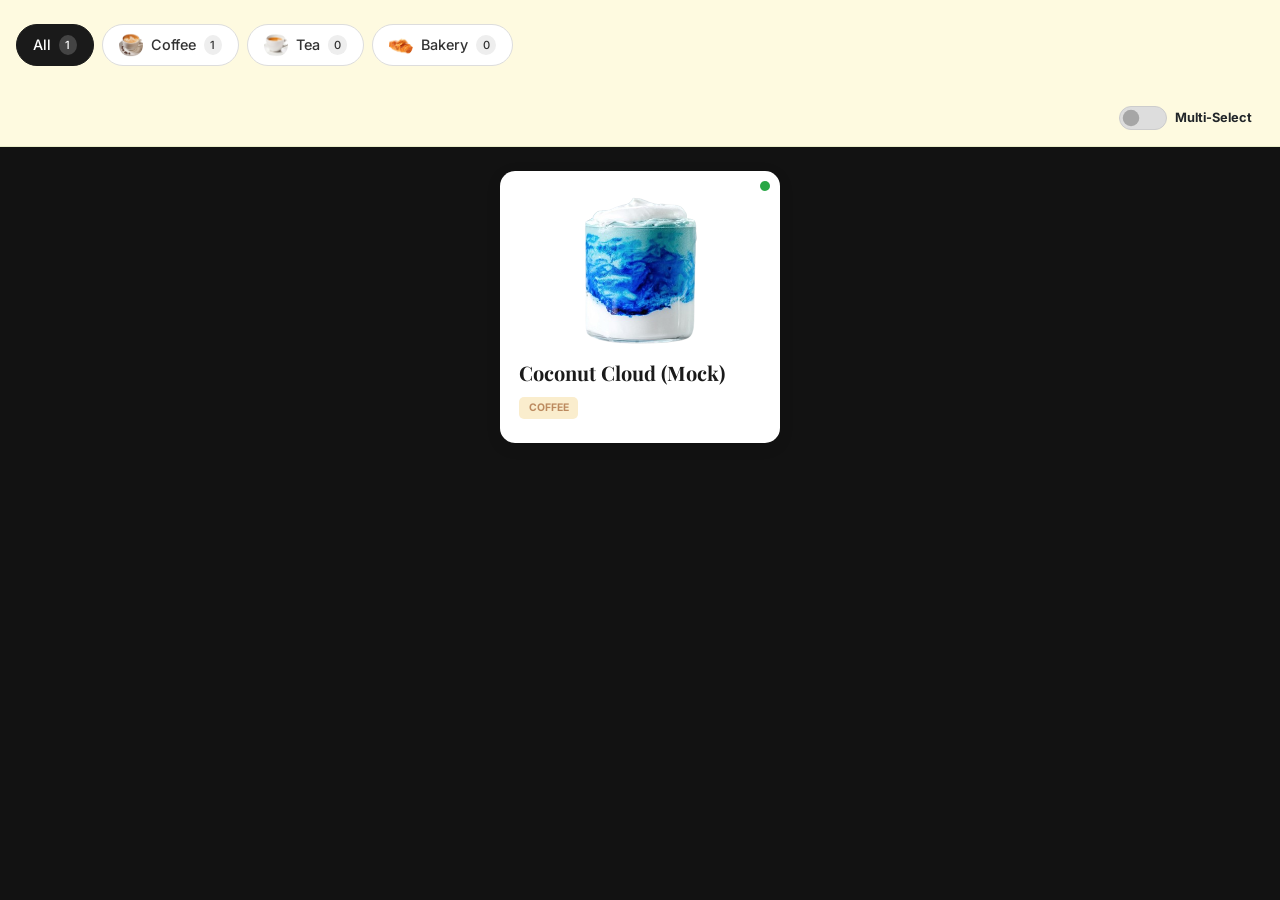
<file: index.html>
<!DOCTYPE html>
<html lang="en">

<head>
    <meta charset="UTF-8">
    <meta name="viewport" content="width=device-width, initial-scale=1.0">
    <title>Recipe Guide - Staff Training</title>
    <!-- Bootstrap 5 CSS -->
    <link href="https://cdn.jsdelivr.net/npm/bootstrap@5.3.0/dist/css/bootstrap.min.css" rel="stylesheet">
    <!-- FontAwesome for Icons -->
    <link rel="stylesheet" href="https://cdnjs.cloudflare.com/ajax/libs/font-awesome/6.4.0/css/all.min.css">
    <!-- Google Fonts -->
    <link
        href="https://fonts.googleapis.com/css2?family=Inter:wght@400;500;700&family=Playfair+Display:wght@700&display=swap"
        rel="stylesheet">
    <!-- Custom CSS -->
    <link rel="stylesheet" href="css/style.css?v=1.0.2">
    <style>
        /* Small adjustment for demo mode */
        .demo-banner {
            background: #ffc107;
            color: #000;
            text-align: center;
            padding: 5px;
            font-size: 12px;
            font-weight: bold;
        }
    </style>
</head>

<body>

    <!-- <header class="main-header">
        <div class="container-fluid d-flex align-items-center">
            <div class="col-4 text-start">
                <span class="staff-training-label">Staff Training</span>
            </div>
            <div class="col-4 text-center">
                <h1 class="brand-title">
                    <img src="images/logo.webp" alt="Recipe Guide" class="brand-logo">
                </h1>
            </div>
            <div class="col-4 text-end">
                <span class="in-store-badge">IN-STORE USE</span>
            </div>
        </div>
    </header> -->

    <section class="filters-container">
        <div id="category-pills" class="d-flex justify-content-center py-2">
            <div class="theme-loader-container p-0">
                <div class="d-flex align-items-center gap-2">
                    <div class="pulse-loader"></div>
                    <div class="pulse-loader"></div>
                    <div class="pulse-loader"></div>
                </div>
            </div>
        </div>
    </section>

    <section class="search-container">
        <div class="container-fluid d-flex justify-content-end align-items-center gap-3">
            <div class="selection-toggle-container d-flex align-items-center gap-3">
                <div class="form-check form-switch">
                    <input class="form-check-input" type="checkbox" id="selection-mode-toggle">
                    <label class="form-check-label text-dark fw-bold" for="selection-mode-toggle" style="font-size: 0.8rem; white-space: nowrap;">Multi-Select</label>
                </div>
            </div>
        </div>
    </section>

    <main class="recipe-grid container-fluid">
        <div id="recipe-container" class="row">
            <div class="col-12">
                <div class="theme-loader-container">
                    <div class="theme-spinner"></div>
                    <div class="loading-text">Preparing Recipes...</div>
                </div>
            </div>
        </div>
    </main>

    <!-- Floating Action Bar for Selection -->
    <div id="selection-action-bar" class="selection-bar d-none">
        <div class="selected-info">
            <span id="selected-count">0</span> items selected
        </div>
        <div class="action-buttons">
            <button id="clear-selection" class="btn btn-clear">Clear</button>
            <button id="view-selected" class="btn btn-view-bulk">View Recipes</button>
        </div>
    </div>

    <!-- Recipe Detail Modal -->
    <div class="modal fade" id="recipeModal" tabindex="-1" aria-labelledby="recipeModalLabel" aria-hidden="true">
        <div class="modal-dialog modal-dialog-centered modal-lg">
            <div class="modal-content">
                <div class="modal-header">
                    <h5 class="modal-title" id="recipeModalLabel"></h5>
                    <button type="button" class="btn-close btn-close-white" data-bs-dismiss="modal"
                        aria-label="Close"></button>
                </div>
                <div class="modal-body" id="modal-content-body">
                    <!-- Content populated by JS -->
                </div>
                <div class="modal-footer d-none" id="admin-modal-footer">
                    <button type="button" class="btn btn-secondary" data-bs-dismiss="modal">Close</button>
                    <button type="button" id="save-recipe-changes" class="btn btn-primary">Save Changes</button>
                </div>
            </div>
        </div>
    </div>

    <!-- Scripts -->
    <script src="https://code.jquery.com/jquery-3.6.4.min.js"></script>
    <script src="https://cdn.jsdelivr.net/npm/bootstrap@5.3.0/dist/js/bootstrap.bundle.min.js"></script>
    <script src="js/app.js?v=1.0.2"></script>
</body>

</html>
</file>
<file: css/style.css>
/* css/style.css */
:root {
    --bg-dark: #121212;
    --card-bg: #ffffff;
    --accent-color: #d4a373;
    --text-muted: #888;
    --header-bg: #1c1917;
}

body {
    background-color: var(--bg-dark);
    font-family: 'Inter', -apple-system, BlinkMacSystemFont, "Segoe UI", Roboto, Helvetica, Arial, sans-serif;
    color: #fff;
}

.main-header {
    background-color: var(--header-bg);
    padding: 1.5rem 1rem;
}

.brand-title {
    font-family: 'Playfair Display', serif; /* Serif font for the logo area */
    font-weight: 700;
    font-size: 1.8rem;
    margin: 0;
    display: flex;
    align-items: center;
    justify-content: center;
}

.brand-logo {
    height: 100px;
    width: auto;
    object-fit: contain;
}

.staff-training-label {
    color: var(--text-muted);
    font-size: 0.75rem;
    text-transform: uppercase;
    letter-spacing: 1px;
}

.in-store-badge {
    background-color: var(--accent-color);
    color: #1a1a1a;
    font-weight: bold;
    font-size: 0.7rem;
    padding: 0.4rem 0.8rem;
    border-radius: 20px;
}

/* Filters Section */
.filters-container {
    padding: 1rem;
    overflow-x: auto;
    white-space: nowrap;
    background-color: #fefae0; /* Creamy background from demo */
    margin-bottom: 0;
}

.filter-pill {
    display: inline-flex;
    align-items: center;
    padding: 0.5rem 1rem;
    margin-right: 0.5rem;
    border-radius: 25px;
    background: #fff;
    color: #333;
    text-decoration: none;
    font-size: 0.9rem;
    font-weight: 500;
    border: 1px solid #ddd;
    transition: all 0.2s;
}

.filter-pill i, .category-img-pill {
    margin-right: 0.5rem;
}

.category-img-pill {
    width: 24px;
    height: 24px;
    border-radius: 50%;
    object-fit: cover;
}

.filter-pill .count {
    background: #eee;
    border-radius: 50%;
    padding: 0.1rem 0.4rem;
    font-size: 0.7rem;
    margin-left: 0.5rem;
}

.filter-pill.active {
    background: #1a1a1a;
    color: #fff;
    border-color: #1a1a1a;
}

.filter-pill.active .count {
    background: #444;
}

/* Search Bar */
.search-container {
    background-color: #fefae0;
    padding: 1rem;
    border-bottom: 1px solid #e9edc9;
}

.search-container .container-fluid {
    display: flex;
    align-items: center;
    gap: 1rem;
}

.search-input-group {
    background: #fff;
    border-radius: 10px;
    padding: 0.5rem 1rem;
    display: flex;
    align-items: center;
    border: 1px solid #ddd;
    flex-grow: 1;
}

.search-input-group input {
    border: none;
    outline: none;
    width: 100%;
    padding: 0.2rem 0.5rem;
    font-size: 1rem;
}

.search-input-group i {
    color: var(--accent-color);
}

/* Recipe Grid */
.recipe-grid {
    padding: 1.5rem 1rem;
}

#recipe-container {
    display: flex;
    flex-wrap: wrap;
    justify-content: center; /* Center cards in the container */
    gap: 1rem; /* Space between cards */
    padding: 0px 1rem;
}

.recipe-card-wrapper {
    flex: 0 0 280px; /* Fixed width of 280px, no growing, no shrinking */
    width: 280px;
    padding: 0 !important;
}

.recipe-card {
    background-color: var(--card-bg);
    border-radius: 15px;
    overflow: hidden;
    color: #1a1a1a;
    position: relative;
    border: none;
    height: 100%;
    transition: transform 0.2s;
    cursor: pointer;
    box-shadow: 0 4px 15px rgba(0,0,0,0.1);
}

.recipe-card:hover {
    transform: translateY(-5px);
}

.recipe-card .status-dot {
    position: absolute;
    top: 10px;
    right: 10px;
    width: 10px;
    height: 10px;
    background-color: #28a745;
    border-radius: 50%;
}

.recipe-card .card-img-container {
    padding: 1.5rem 1rem 0.5rem;
    text-align: center;
}

.recipe-card img {
    max-height: 150px;
    object-fit: contain;
}

.recipe-card .card-body {
    padding: 0.5rem 1.2rem 1.5rem;
}

.recipe-card .card-title {
    font-family: 'Playfair Display', serif;
    font-weight: 700;
    font-size: 1.25rem;
    margin-bottom: 0.5rem;
}

.recipe-card .category-tag {
    display: inline-block;
    background-color: #faedcd;
    color: #bc8a5f;
    font-size: 0.65rem;
    font-weight: bold;
    text-transform: uppercase;
    padding: 0.2rem 0.6rem;
    border-radius: 5px;
}

/* Multiselect Styles */
.selection-mode .recipe-card::before {
    content: '';
    position: absolute;
    top: 10px;
    left: 10px;
    width: 20px;
    height: 20px;
    background: #fff;
    border: 2px solid #ddd;
    border-radius: 4px;
    z-index: 10;
}

.selection-mode .recipe-card.selected {
    border: 2px solid var(--accent-color);
    background-color: #fff9f0;
}

.selection-mode .recipe-card.selected::before {
    background: var(--accent-color);
    border-color: var(--accent-color);
    content: '\f00c';
    font-family: 'Font Awesome 6 Free';
    font-weight: 900;
    color: #fff;
    font-size: 12px;
    display: flex;
    align-items: center;
    justify-content: center;
}

/* Custom Toggle Switch Theme */
.selection-toggle-container .form-check {
    display: flex;
    align-items: center;
    padding-left: 0; /* Remove default Bootstrap padding to use gap instead */
    margin-bottom: 0;
}

.selection-toggle-container .form-check-input {
    background-color: #ddd;
    border-color: #ccc;
    cursor: pointer;
    width: 3em;
    height: 1.5em;
    margin-left: 0;
    margin-top: 0; /* Reset Bootstrap's default top margin */
    float: none; /* Reset Bootstrap's float */
}

.selection-toggle-container .form-check-input:checked {
    background-color: var(--accent-color);
    border-color: var(--accent-color);
}

.selection-toggle-container .form-check-input:focus {
    box-shadow: 0 0 0 0.25rem rgba(212, 163, 115, 0.25);
    border-color: var(--accent-color);
}

.selection-toggle-container .form-check-label {
    margin-left: 0.5rem;
    cursor: pointer;
    user-select: none;
}

/* Redesigned Selection Bar */
.selection-bar {
    position: fixed;
    bottom: 30px;
    left: 50%;
    transform: translateX(-50%);
    background: #1c1917; /* Darker, matching header */
    color: #fff;
    padding: 0.8rem 1.5rem;
    border-radius: 15px; /* Softer corners */
    box-shadow: 0 10px 30px rgba(0,0,0,0.5);
    z-index: 1050;
    width: 90%;
    max-width: 500px;
    display: flex;
    align-items: center;
    justify-content: space-between;
    border: 1px solid rgba(212, 163, 115, 0.3);
}

.selected-info {
    font-size: 0.95rem;
    font-weight: 500;
}

#selected-count {
    color: var(--accent-color);
    font-weight: 700;
    font-size: 1.1rem;
}

.action-buttons {
    display: flex;
    gap: 12px;
}

.btn-clear {
    background: transparent;
    color: #fff;
    border: 1px solid rgba(255,255,255,0.2);
    padding: 0.5rem 1rem;
    border-radius: 8px;
    font-size: 0.85rem;
    font-weight: 600;
    transition: all 0.2s;
}

.btn-clear:hover {
    background: rgba(255,255,255,0.1);
    color: #fff;
}

.btn-view-bulk {
    background-color: var(--accent-color);
    color: #1c1917;
    border: none;
    padding: 0.5rem 1.2rem;
    border-radius: 8px;
    font-size: 0.85rem;
    font-weight: 700;
    transition: all 0.2s;
}

.btn-view-bulk:hover {
    background-color: #c49463;
    transform: translateY(-2px);
    box-shadow: 0 4px 10px rgba(212, 163, 115, 0.3);
}

.btn-accent {
    background-color: var(--accent-color);
    color: #1a1a1a;
    font-weight: bold;
    border: none;
}

.btn-accent:hover {
    background-color: #c49463;
    color: #1a1a1a;
}

/* Accordion in Modal */
.recipe-accordion .accordion-item {
    background: transparent;
    border: none;
    margin-bottom: 1rem;
}

.recipe-accordion .accordion-button {
    background: #fff;
    border-radius: 15px !important;
    color: #1a1a1a;
    font-family: 'Playfair Display', serif;
    font-weight: 700;
    box-shadow: 0 2px 8px rgba(0,0,0,0.05);
}

.recipe-accordion .accordion-button:not(.collapsed) {
    background: var(--accent-color);
    color: #fff;
}

.recipe-accordion .accordion-body {
    padding: 1rem 0;
}

/* Multi-recipe horizontal layout for tablet/desktop */
@media (min-width: 768px) {
    .modal-xl {
        max-width: 96% !important;
        width: 96%;
    }

    .recipe-accordion {
        display: flex;
        gap: 0.75rem; 
        align-items: flex-start;
        flex-wrap: nowrap;
        overflow-x: auto;
        padding-bottom: 0.5rem;
    }

    .recipe-accordion .accordion-item {
        flex: 1;
        min-width: 300px; /* Reduced min-width to help fit 3 items */
        margin-bottom: 0;
        background: #fff;
        border-radius: 15px;
        padding: 0.75rem; 
        box-shadow: 0 4px 12px rgba(0,0,0,0.05);
        border: 1px solid #eee;
    }

    .recipe-accordion .accordion-header {
        display: none;
    }

    .recipe-accordion .accordion-collapse {
        display: block !important;
        height: auto !important;
        visibility: visible !important;
    }

    .recipe-accordion .accordion-body {
        padding: 0;
    }
    
    /* Extra density for multi-view */
    .recipe-accordion .recipe-content-detail .popup-header {
        margin-bottom: 0.5rem;
    }

    .recipe-accordion .recipe-content-detail .popup-title {
        font-size: 1.25rem; /* Slightly smaller title */
    }

    .recipe-accordion .recipe-content-detail .popup-drink-img {
        width: 45px;
        height: 45px;
    }
    
    .recipe-accordion .recipe-content-detail .popup-divider {
        margin: 0.5rem 0;
    }

    .recipe-accordion .section-label {
        font-size: 0.65rem;
        margin-bottom: 0.4rem;
    }

    .recipe-accordion .ingredient-table-container {
        margin-bottom: 0.4rem;
    }
    
    .recipe-accordion .elegant-table th {
        font-size: 0.6rem;
        padding: 0 4px;
    }

    .recipe-accordion .elegant-table td {
        padding: 4px 4px;
    }
    
    .recipe-accordion .ingredient-name {
        font-size: 0.75rem;
    }

    .recipe-accordion .val-text {
        font-size: 0.75rem;
    }

    .recipe-accordion .steps-container {
        margin-top: 0.4rem;
    }

    .recipe-accordion .step-item {
        margin-bottom: 0.3rem;
        gap: 0.3rem;
    }

    .recipe-accordion .step-text {
        font-size: 0.75rem;
        line-height: 1.2;
    }

    /* Reduce global modal padding for multi-view */
    .modal-xl .popup-container {
        padding: 1rem;
    }
}

/* Admin Mode Styles */
.admin-active .recipe-card.admin-border {
    border: 2px dashed var(--accent-color);
}

.admin-edit-badge {
    position: absolute;
    top: 5px;
    left: 5px;
    background: var(--accent-color);
    color: #fff;
    font-size: 0.6rem;
    padding: 2px 6px;
    border-radius: 4px;
    z-index: 5;
    font-weight: bold;
}

.admin-controls {
    display: flex;
    gap: 10px;
}

.admin-editor label {
    color: #333;
    font-weight: 600;
}

.admin-editor .form-control, .admin-editor .form-select {
    border-radius: 8px;
    border: 1px solid #ddd;
}

.admin-editor h3 {
    font-family: 'Playfair Display', serif;
    color: #1a1a1a;
    margin-bottom: 1.5rem;
}

/* Modal adjustments for editor */
#recipeModal .modal-header {
    background: var(--header-bg);
    border: none;
}

#recipeModal .modal-title {
    color: #fff;
    font-size: 1.1rem;
}

#admin-modal-footer {
    background: #f8f9fa;
    border-top: 1px solid #eee;
}

#recipeModal .modal-content {
    background-color: #fcf5eb; /* Creamy background */
    color: #333;
    border: none;
    border-radius: 12px;
    overflow: hidden;
    box-shadow: 0 10px 30px rgba(0,0,0,0.1);
}

#recipeModal .modal-header {
    display: none; /* We will build a custom header in the body */
}

#recipeModal .modal-body {
    padding: 0;
}

.popup-container {
    padding: 0.75rem;
}

.popup-header {
    display: flex;
    justify-content: space-between;
    align-items: flex-start;
    margin-bottom: 0.5rem;
}

.popup-header-left {
    display: flex;
    align-items: center;
    gap: 0.5rem;
}

.popup-drink-img {
    width: 40px;
    height: 40px;
    object-fit: contain;
}

.popup-title {
    font-family: 'Playfair Display', serif;
    font-weight: 700;
    font-size: 1.25rem;
    margin: 0;
    color: #1a1a1a;
}

.popup-category-tag {
    display: inline-block;
    background-color: #e0f2f1;
    color: #00796b;
    font-size: 0.65rem;
    font-weight: bold;
    text-transform: uppercase;
    padding: 0.15rem 0.5rem;
    border-radius: 8px;
    margin-top: 0.15rem;
}

.popup-close-btn {
    background: #e0d5c5;
    border: none;
    width: 28px;
    height: 28px;
    border-radius: 50%;
    display: flex;
    align-items: center;
    justify-content: center;
    color: #5d4037;
    font-size: 1rem;
    cursor: pointer;
    transition: background 0.2s;
}

.popup-close-btn:hover {
    background: #d4c4b0;
}

.popup-divider {
    border-top: 1px solid #e0d5c5;
    margin: 0.5rem 0;
    opacity: 1;
}

.section-label {
    color: #a67c52;
    font-size: 0.7rem;
    font-weight: 700;
    text-transform: uppercase;
    letter-spacing: 1px;
    margin-bottom: 0.4rem;
}

/* Elegant Ingredient Table */
.ingredient-table-container {
    overflow-x: auto;
    margin-bottom: 0.5rem;
}

.elegant-table {
    width: 100%;
    border-collapse: separate;
    border-spacing: 0 4px;
}

.elegant-table th {
    color: #a67c52;
    font-size: 0.7rem;
    font-weight: 700;
    text-transform: uppercase;
    padding: 0 5px;
    text-align: center;
    letter-spacing: 0.5px;
}

.elegant-table th.item-col {
    text-align: left;
    padding-left: 10px;
}

.clickable-header {
    cursor: pointer;
    transition: all 0.2s;
    border-radius: 8px 8px 0 0;
    position: relative;
    padding: 6px 5px !important;
}

.clickable-header:hover {
    background: rgba(212, 163, 115, 0.1);
    color: var(--accent-color);
}

.clickable-header.highlighted {
    background: var(--accent-color) !important;
    color: #fff !important;
}

.highlight-cell {
    background-color: rgba(212, 163, 115, 0.08) !important;
}

.elegant-table tr.ingredient-row td.highlight-cell {
    background-color: rgba(212, 163, 115, 0.15) !important;
}

.elegant-table tr.ingredient-row {
    background: #fff;
    box-shadow: 0 2px 8px rgba(0,0,0,0.03);
}

.elegant-table td {
    padding: 6px 8px;
    vertical-align: middle;
    text-align: center;
}

.elegant-table td.item-col {
    text-align: left;
    padding-left: 10px;
}

.elegant-table tr td:first-child {
    border-top-left-radius: 10px;
    border-bottom-left-radius: 10px;
}

.elegant-table tr td:last-child {
    border-top-right-radius: 10px;
    border-bottom-right-radius: 10px;
}

.ingredient-name {
    font-weight: 600;
    font-size: 0.85rem;
    display: block;
    color: #1a1a1a;
}

.ingredient-note {
    font-size: 0.65rem;
    color: #999;
    font-style: italic;
    display: block;
}

.val-text {
    font-weight: 700;
    font-size: 0.85rem;
    color: #a67c52;
}

.steps-container {
    margin-top: 0.5rem;
}

.step-item {
    display: flex;
    gap: 0.5rem;
    margin-bottom: 0.5rem;
    align-items: center;
}

.step-number {
    background: #1a1a1a;
    color: #fff;
    width: 20px;
    height: 20px;
    border-radius: 50%;
    display: flex;
    align-items: center;
    justify-content: center;
    font-size: 0.65rem;
    font-weight: bold;
    flex-shrink: 0;
    margin-top: 2px;
}

.step-text {
    font-size: 0.85rem;
    line-height: 1.3;
    color: #333;
}

/* Premium Theme Buttons */
.btn-theme-outline {
    background: #fff;
    color: #1c1917;
    border: 1px solid #d4c4b0;
    font-size: 0.8rem;
    font-weight: 600;
    padding: 0.5rem 1rem;
    border-radius: 10px;
    transition: all 0.2s ease;
    display: inline-flex;
    align-items: center;
    gap: 8px;
    text-decoration: none;
    box-shadow: 0 2px 5px rgba(0,0,0,0.05);
}

.btn-theme-outline i {
    color: var(--accent-color);
}

.btn-theme-outline:hover {
    background: var(--accent-color);
    color: #fff;
    border-color: var(--accent-color);
    transform: translateY(-1px);
    box-shadow: 0 4px 10px rgba(212, 163, 115, 0.2);
}

.btn-theme-outline:hover i {
    color: #fff;
}

/* Custom Theme Loaders */
.theme-loader-container {
    display: flex;
    flex-direction: column;
    align-items: center;
    justify-content: center;
    padding: 2rem;
}

.theme-spinner {
    width: 40px;
    height: 40px;
    border: 3px solid rgba(212, 163, 115, 0.1);
    border-radius: 50%;
    border-top-color: var(--accent-color);
    animation: theme-spin 1s ease-in-out infinite;
}

@keyframes theme-spin {
    to { transform: rotate(360deg); }
}

.loading-text {
    font-family: 'Playfair Display', serif;
    color: var(--accent-color);
    font-style: italic;
    margin-top: 1rem;
    font-size: 1.1rem;
    letter-spacing: 0.5px;
}

.pulse-loader {
    width: 12px;
    height: 12px;
    background-color: var(--accent-color);
    border-radius: 50%;
    display: inline-block;
    margin: 0 3px;
    animation: pulse-dot 1.4s infinite ease-in-out both;
}

.pulse-loader:nth-child(1) { animation-delay: -0.32s; }
.pulse-loader:nth-child(2) { animation-delay: -0.16s; }

@keyframes pulse-dot {
    0%, 80%, 100% { transform: scale(0); }
    40% { transform: scale(1.0); }
}

/* Mobile Optimizations */
@media (max-width: 576px) {
    .main-header {
        padding: 1rem 0.5rem;
    }

    .staff-training-label {
        font-size: 0.6rem;
    }

    .in-store-badge {
        font-size: 0.55rem;
        padding: 0.2rem 0.5rem;
    }

    .search-container .container-fluid {
        flex-direction: column;
        align-items: stretch;
        gap: 0.75rem;
    }

    .selection-toggle-container {
        display: flex;
        justify-content: flex-end;
    }

    .selection-toggle-container .form-check-label {
        font-size: 0.75rem !important;
    }

    /* Floating Selection Bar Mobile */
    .selection-bar {
        width: 92%;
        bottom: 20px;
        padding: 0.6rem 1rem;
        border-radius: 12px;
        flex-wrap: nowrap; /* Keep it in one line */
        gap: 10px;
    }

    .selected-info {
        font-size: 0.75rem;
        white-space: nowrap;
        flex-shrink: 1;
    }

    #selected-count {
        font-size: 0.9rem;
    }

    .action-buttons {
        gap: 6px;
        flex-shrink: 0;
    }

    .btn-clear {
        padding: 0.4rem 0.6rem;
        font-size: 0.7rem;
    }

    .btn-view-bulk {
        padding: 0.4rem 0.8rem;
        font-size: 0.7rem;
    }

    /* Recipe Popup Mobile */
    .popup-container {
        padding: 0rem;
    }

    .popup-title {
        font-size: 1.1rem;
    }

    .popup-drink-img {
        width: 35px;
        height: 35px;
    }

    .popup-divider {
        margin: 0.4rem 0;
    }

    .brand-logo {
        height: 60px;
    }

    .section-label {
        font-size: 0.65rem;
        margin-bottom: 0.3rem;
    }

    .elegant-table {
        border-spacing: 0 3px;
    }

    .elegant-table th {
        font-size: 0.65rem;
        padding: 0 5px;
    }

    .elegant-table td {
        padding: 4px 5px;
    }

    .ingredient-name {
        font-size: 0.75rem;
    }

    .ingredient-note {
        font-size: 0.6rem;
    }

    .val-text {
        font-size: 0.75rem;
    }

    .steps-container {
        margin-top: 0.4rem;
    }

    .step-item {
        gap: 0.4rem;
        margin-bottom: 0.3rem;
    }

    .step-text {
        font-size: 0.75rem;
    }

    .popup-header {
        margin-bottom: 0.4rem;
    }

    .ingredient-table-container {
        margin-bottom: 0.4rem;
    }
}
</file>
